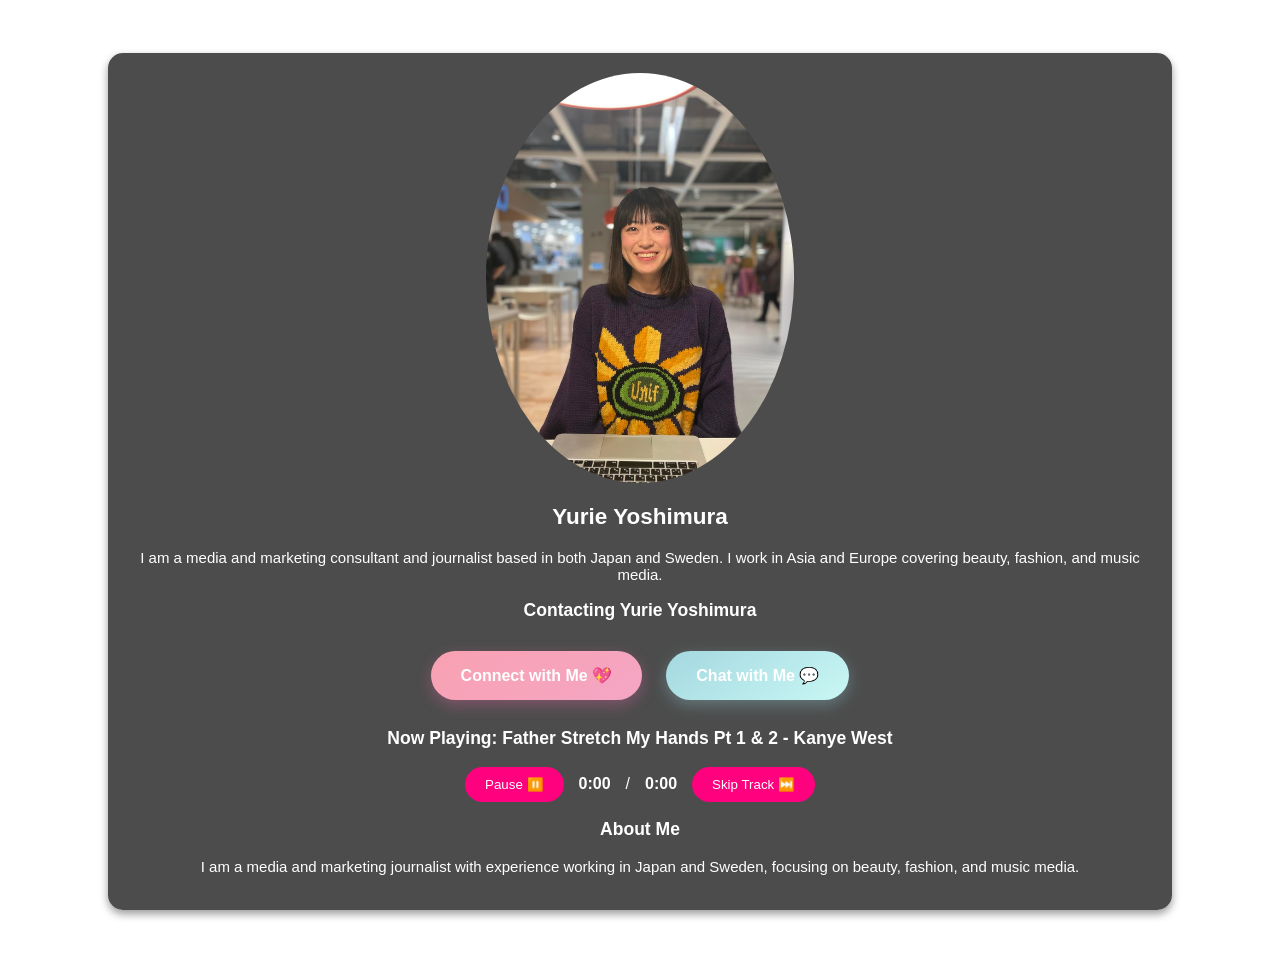
<file: Index.html>
<!DOCTYPE html>
<html lang="en">
<head>
    <meta charset="UTF-8">
    <meta name="viewport" content="width=device-width, initial-scale=1.0">
    <title>Yurie Yoshimura's MySpace Page</title>
    <link rel="stylesheet" href="Homepage.css" title="homepage" type="text/css" media="screen" charset="utf-8">
</head>
<body>
    <div id="profile" class="clearfix">
        <img src="YurieDraw.jpeg" alt="Profile Picture of Yurie Yoshimura" width="30%" height="30%">
        <h2>Yurie Yoshimura</h2>
        <p>I am a media and marketing consultant and journalist based in both Japan and Sweden. I work in Asia and Europe covering beauty, fashion, and music media.</p>
        
        <div id="contact">
            <h3>Contacting Yurie Yoshimura</h3>
            <div class="contact-buttons">
                <a href="https://www.instagram.com/yuriewest" class="connect-button">Connect with Me 💖</a>
                <a href="mailto:yurieyoshimura@gmail.com" class="chat-button">Chat with Me 💬</a>
            </div>
        </div>

        <div id="music">
            <h3>Now Playing: <span id="track-title">Olsen Olsen - Sigur Ros</span></h3>
            <div id="player-controls">
                <button id="pause-play" class="pause-button">Pause ⏸️</button>
                <span id="current-time">0:00</span> / <span id="duration">0:00</span>
                <button id="skip-track" class="skip-button">Skip Track ⏭️</button>
            </div>
            <audio id="music-player" autoplay>
                <source id="audio-source" src="https://t4.bcbits.com/stream/f9c8cdcca0d4b6ccc9b892b0cc7b3f0b/mp3-128/1476455887?p=0&ts=1723899607&t=accc30242ac5d517baa1f38cdbce4d52debb7f33&token=1723899607_577b55ab4942f1b6e8587f01a4c9566ee26f2db4" type="audio/mpeg">
                Your browser does not support the audio element.
            </audio>
        </div>

        <div id="about">
            <h3>About Me</h3>
            <p>I am a media and marketing journalist with experience working in Japan and Sweden, focusing on beauty, fashion, and music media.</p>
        </div>
    </div>
    
    <div class="footer">
        <p>&copy; 2024 Yurie Yoshimura</p>
    </div>

    <!-- External JavaScript -->
    <script src="Homepage.js"></script>
</body>
</html>
</file>
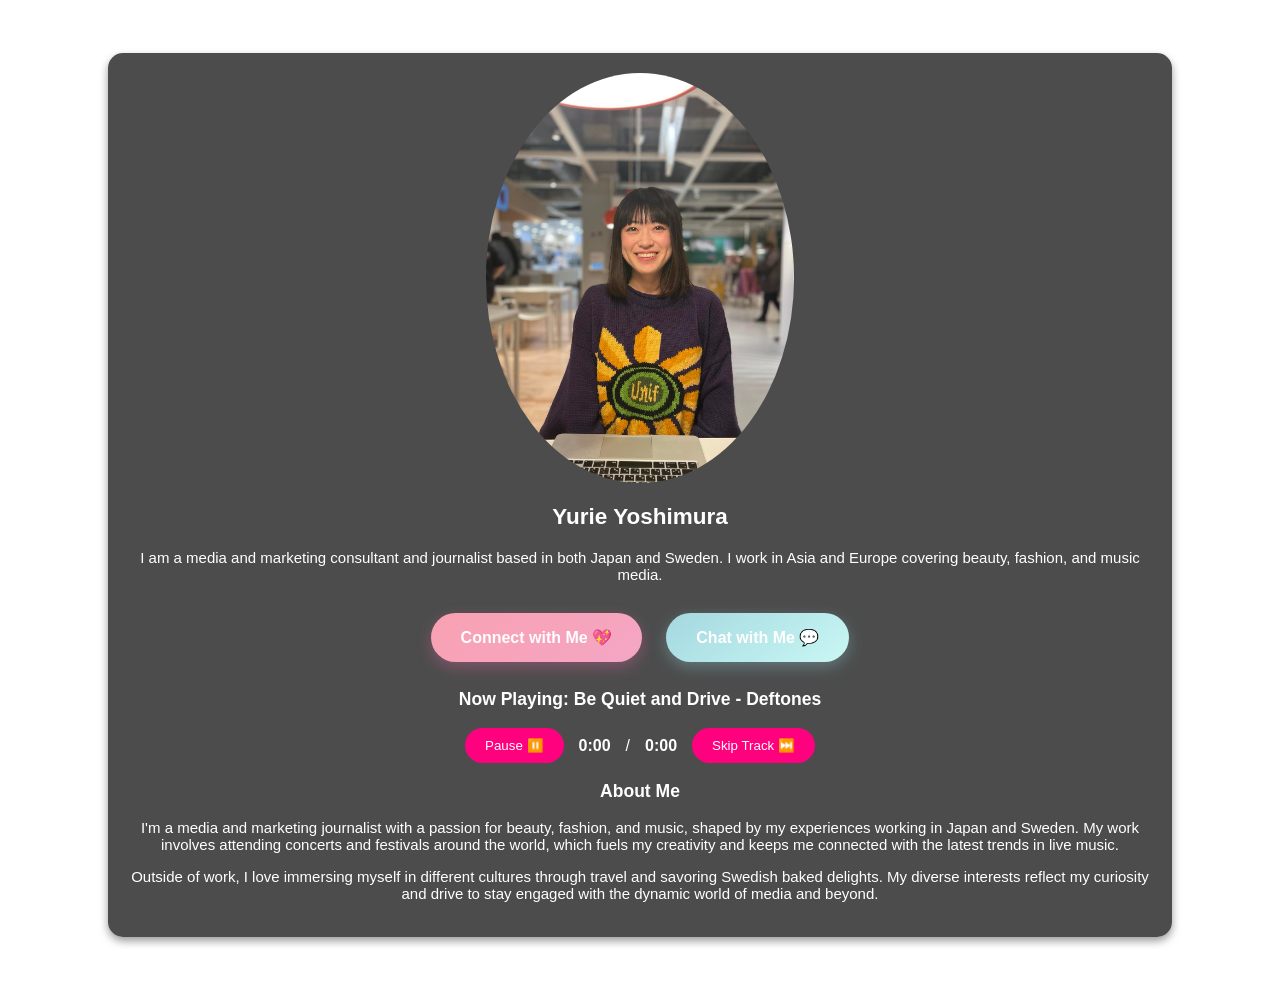
<file: index.html>
<!DOCTYPE html>
<html lang="en">

<head>
    <meta charset="UTF-8">
    <meta name="viewport" content="width=device-width, initial-scale=1.0">
    <title>Yurie Yoshimura</title>
    <link rel="stylesheet" href="Homepage.css" title="homepage" type="text/css" media="screen" charset="utf-8">
</head>

<body>
    <div id="profile" class="clearfix">
        <img src="YurieDraw.jpeg" alt="Profile Picture of Yurie Yoshimura" width="30%" height="30%">
        <h2>Yurie Yoshimura</h2>
        <p>I am a media and marketing consultant and journalist based in both Japan and Sweden. I work in Asia and Europe covering beauty, fashion, and music media.</p>

        <div id="contact">
            <div class="contact-buttons">
                <a href="https://www.instagram.com/yuriewest" class="connect-button">Connect with Me 💖</a>
                <a href="mailto:yurieyoshimura@gmail.com" class="chat-button">Chat with Me 💬</a>
            </div>
        </div>

        <div id="music">
            <h3>Now Playing: <span id="track-title">Olsen Olsen - Sigur Ros</span></h3>
            <div id="player-controls">
                <button id="pause-play" class="pause-button">Pause ⏸️</button>
                <span id="current-time">0:00</span> / <span id="duration">0:00</span>
                <button id="skip-track" class="skip-button">Skip Track ⏭️</button>
            </div>
            <audio id="music-player" autoplay>
                <source id="audio-source"
                    src="https://t4.bcbits.com/stream/f9c8cdcca0d4b6ccc9b892b0cc7b3f0b/mp3-128/1476455887?p=0&ts=1723899607&t=accc30242ac5d517baa1f38cdbce4d52debb7f33&token=1723899607_577b55ab4942f1b6e8587f01a4c9566ee26f2db4"
                    type="audio/mpeg">
                Your browser does not support the audio element.
            </audio>
        </div>

        <div id="about">
            <h3>About Me</h3>
            <p>I'm a media and marketing journalist with a passion for beauty, fashion, and music, shaped by my
                experiences working in Japan and Sweden. My work involves attending concerts and festivals around the
                world, which fuels my creativity and keeps me connected with the latest trends in live music.</p>

            <p>Outside of work, I love immersing myself in different cultures through travel and savoring Swedish baked
                delights. My diverse interests reflect my curiosity and drive to stay engaged with the dynamic world of
                media and beyond.</p>
        </div>
    </div>

    <div class="footer">
        <p>&copy; 2024 Yurie Yoshimura</p>
    </div>

    <script src="Homepage.js"></script>
</body>

</html>
</file>
<file: Homepage.css>
/* Global Styles */
body {
    color: #fff;
    background: url(https://i.pinimg.com/originals/1b/ce/73/1bce739be7729a5f201960708ded8163.gif);
    background-repeat: no-repeat;
    background-size: cover;
    font-family: Arial, sans-serif;
    text-align: center;
    padding-top: 45px;
    font-size: 15px;
}

#profile {
    max-width: 1024px;
    margin: 0 auto;
    padding: 20px;
    background: rgba(0, 0, 0, 0.7); /* Semi-transparent black background */
    border-radius: 15px; /* Rounded corners */
    box-shadow: 0 4px 8px rgba(0, 0, 0, 0.4); /* Soft shadow */
}

#profile img {
    border-radius: 50%; /* Round profile image */
}

/* Music Player Styles */
#player-controls {
    display: flex;
    justify-content: center;
    align-items: center;
    margin-top: 15px;
    font-size: 16px;
}

#player-controls span {
    margin: 0 15px;
    font-weight: bold;
}

.pause-button, .skip-button {
    padding: 10px 20px;
    background-color: #ff007f;
    color: white;
    border: none;
    border-radius: 20px;
    cursor: pointer;
    transition: background-color 0.3s ease;
}

.pause-button:hover, .skip-button:hover {
    background-color: #ff4da6;
}

audio {
    display: none; /* Hide the default audio controls */
}

.footer {
    text-align: center;
    margin-top: 20px;
}

.footer p {
    color: #fff;
}
/* Global Styles for Buttons */
.contact-buttons {
    margin-top: 20px;
}

.contact-buttons a {
    display: inline-block;
    padding: 15px 30px;
    margin: 10px;
    border-radius: 25px;
    font-size: 16px;
    font-weight: bold;
    text-decoration: none;
    color: #fff;
    transition: all 0.3s ease;
}

/* Connect Button */
.connect-button {
    background: linear-gradient(145deg, #f9a1b2, #f4a6c4); /* Pastel pink gradient */
    box-shadow: 0 5px 15px rgba(255, 105, 180, 0.3); /* Soft shadow */
}

.connect-button:hover {
    background: linear-gradient(145deg, #f4a6c4, #f9a1b2);
    transform: scale(1.05);
}

/* Chat Button */
.chat-button {
    background: linear-gradient(145deg, #a4d8e0, #c9f7f4); /* Soft mint green gradient */
    box-shadow: 0 5px 15px rgba(160, 224, 236, 0.3); /* Soft shadow */
}

.chat-button:hover {
    background: linear-gradient(145deg, #c9f7f4, #a4d8e0);
    transform: scale(1.05);
}
</file>
